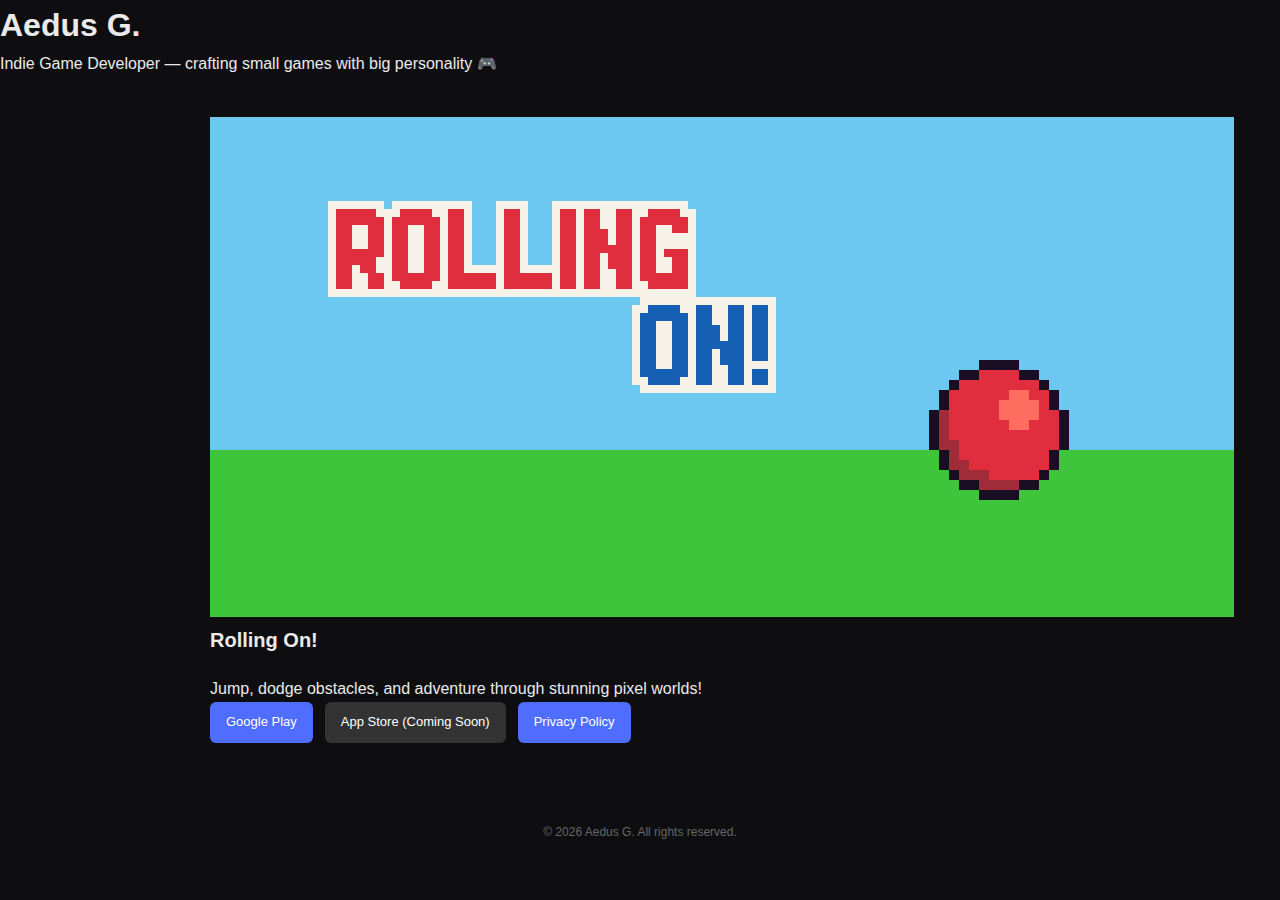
<file: index.html>
<!DOCTYPE html>
<html lang="en">
<head>
  <meta charset="UTF-8" />
  <title>Aedus G. | Indie Game Developer</title>
  <meta name="viewport" content="width=device-width, initial-scale=1.0" />
  <meta name="description" content="Aedus G. | Indie Game Developer" />

  <link rel="stylesheet" href="style.css">
</head>

<body>
  <header>
    <h1>Aedus G.</h1>
    <p>Indie Game Developer — crafting small games with big personality 🎮</p>
  </header>

  <main>
    <section class="game-card">
      <img src="assets/images/rolling-on.png" alt="Rolling On! Feature Graphic">

      <div class="game-content">
        <h2>Rolling On!</h2>
        <p>
          Jump, dodge obstacles, and adventure through stunning pixel worlds!
        </p>

        <div class="buttons">
          <a class="btn primary" href="https://play.google.com/store/apps/details?id=com.aedus_g.rolling_on" target="_blank">
            Google Play
          </a>

          <span class="btn disabled">
            App Store (Coming Soon)
          </span>

          <a class="btn secondary" href="privacy-policies/rolling-on-privacy-policy.html" target="_blank">
            Privacy Policy
          </a>
        </div>
      </div>
    </section>

    <!-- Future games go here -->
  </main>

  <footer>
    © 2026 Aedus G. All rights reserved.
  </footer>
</body>
</html>
</file>
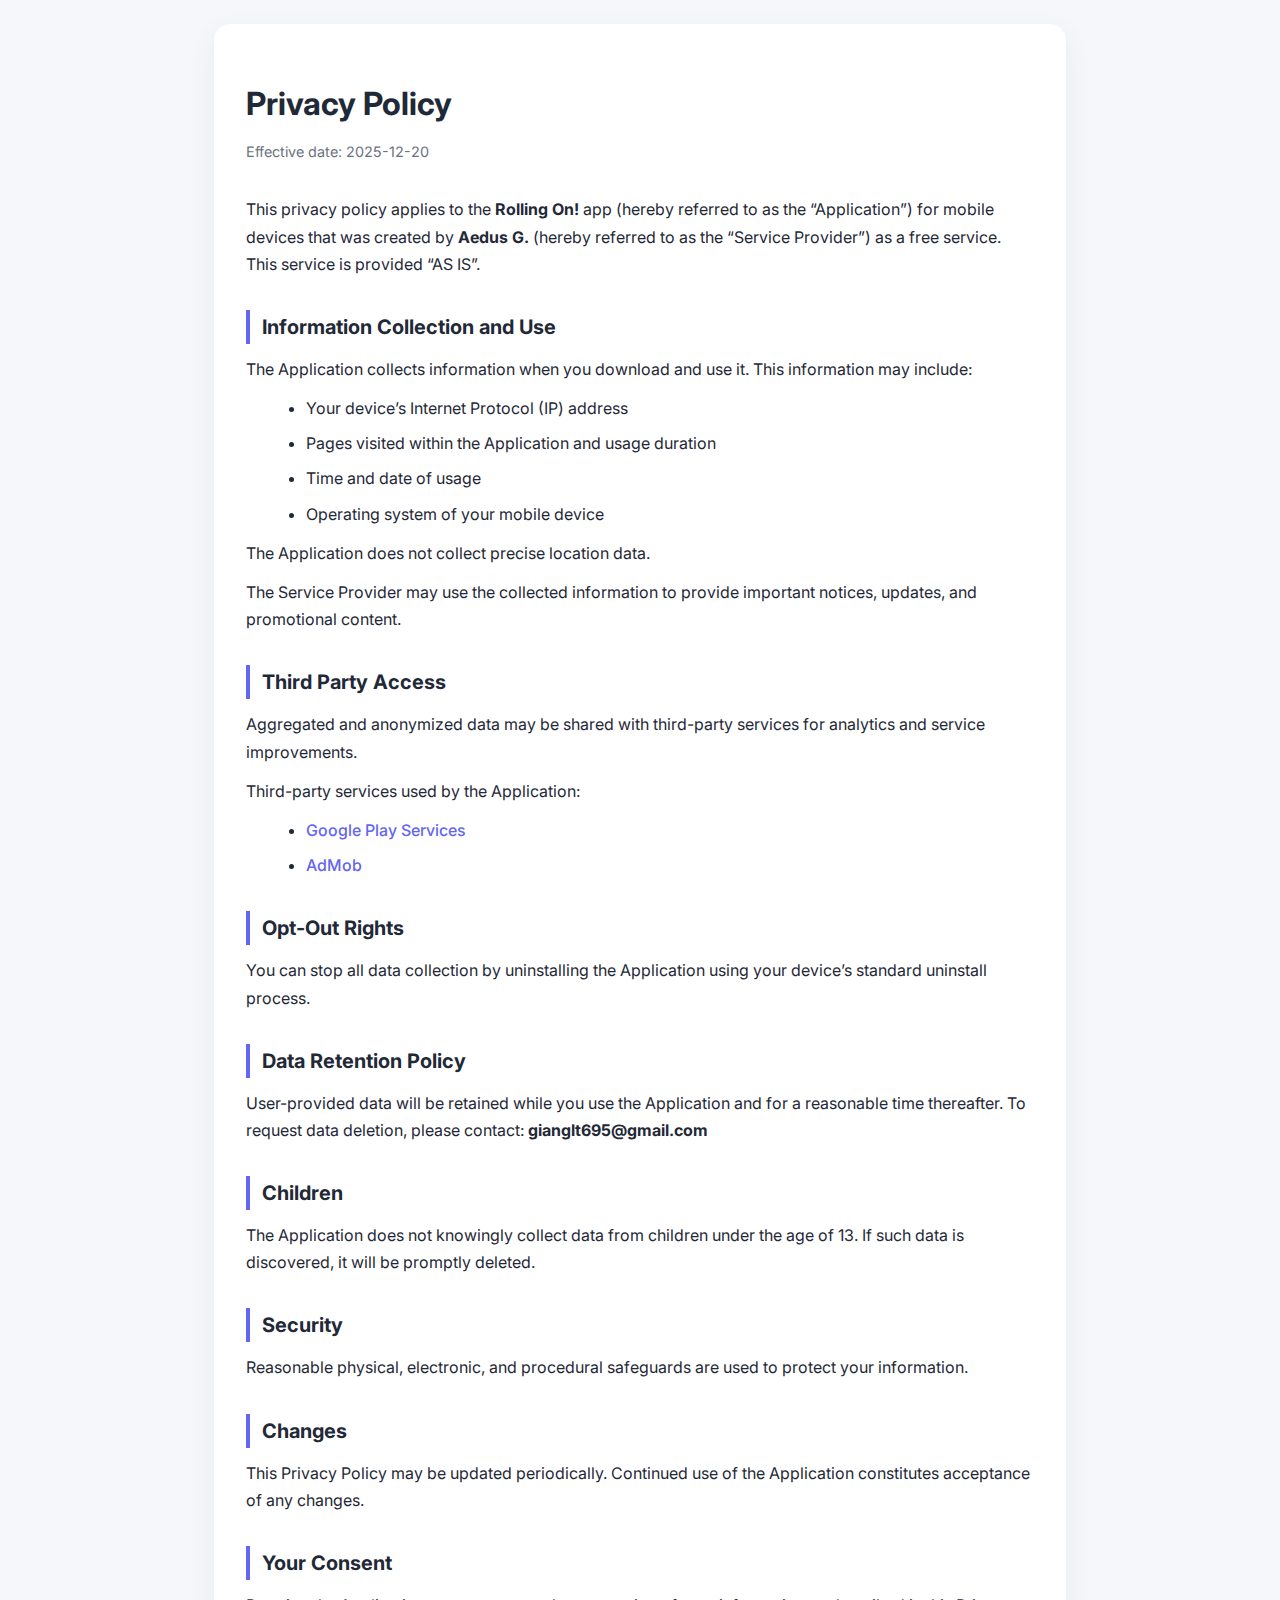
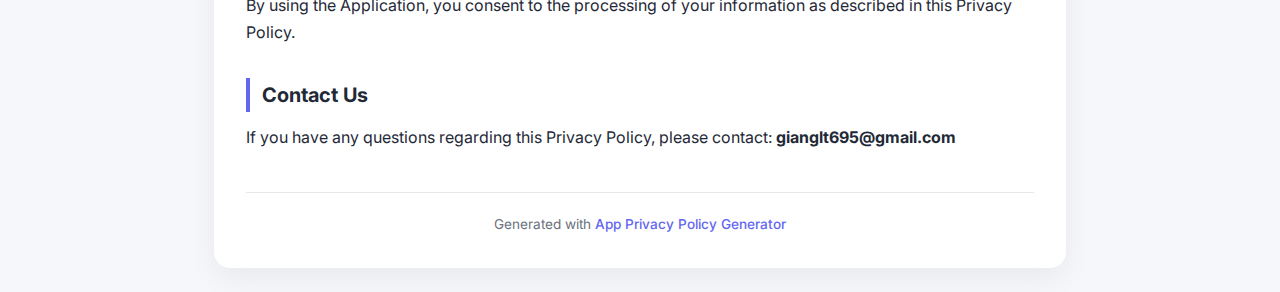
<file: rolling-on-privacy-policy.html>
<!DOCTYPE html>
<html lang="en">
<head>
  <meta charset="utf-8" />
  <meta name="viewport" content="width=device-width, initial-scale=1" />
  <title>Privacy Policy</title>

  <!-- Google Font -->
  <link href="https://fonts.googleapis.com/css2?family=Inter:wght@400;500;600;700&display=swap" rel="stylesheet">

  <style>
    :root {
      --bg: #f5f7fb;
      --card: #ffffff;
      --text: #1f2937;
      --muted: #6b7280;
      --primary: #6366f1;
      --border: #e5e7eb;
    }

    * {
      box-sizing: border-box;
    }

    body {
      margin: 0;
      background: var(--bg);
      font-family: 'Inter', -apple-system, BlinkMacSystemFont, sans-serif;
      color: var(--text);
      line-height: 1.7;
    }

    .container {
      max-width: 900px;
      margin: 0 auto;
      padding: 24px;
    }

    .card {
      background: var(--card);
      border-radius: 16px;
      padding: 32px;
      box-shadow: 0 10px 30px rgba(0, 0, 0, 0.06);
    }

    h1 {
      font-size: 2rem;
      margin-bottom: 8px;
    }

    .updated {
      color: var(--muted);
      font-size: 0.9rem;
      margin-bottom: 32px;
    }

    h2 {
      font-size: 1.25rem;
      margin-top: 32px;
      margin-bottom: 12px;
      padding-left: 12px;
      border-left: 4px solid var(--primary);
    }

    p {
      margin: 12px 0;
    }

    ul {
      margin: 12px 0 12px 20px;
    }

    li {
      margin-bottom: 8px;
    }

    a {
      color: var(--primary);
      text-decoration: none;
      font-weight: 500;
    }

    a:hover {
      text-decoration: underline;
    }

    hr {
      border: none;
      border-top: 1px solid var(--border);
      margin: 40px 0 20px;
    }

    .footer {
      font-size: 0.85rem;
      color: var(--muted);
      text-align: center;
    }

    @media (max-width: 600px) {
      .card {
        padding: 24px 20px;
      }

      h1 {
        font-size: 1.6rem;
      }
    }
  </style>
</head>

<body>
  <div class="container">
    <div class="card">
      <h1>Privacy Policy</h1>
      <div class="updated">Effective date: 2025-12-20</div>

      <p>
        This privacy policy applies to the <strong>Rolling On!</strong> app
        (hereby referred to as the “Application”) for mobile devices that was
        created by <strong>Aedus G.</strong> (hereby referred to as the “Service
        Provider”) as a free service. This service is provided “AS IS”.
      </p>

      <h2>Information Collection and Use</h2>
      <p>
        The Application collects information when you download and use it. This
        information may include:
      </p>
      <ul>
        <li>Your device’s Internet Protocol (IP) address</li>
        <li>Pages visited within the Application and usage duration</li>
        <li>Time and date of usage</li>
        <li>Operating system of your mobile device</li>
      </ul>

      <p>The Application does not collect precise location data.</p>

      <p>
        The Service Provider may use the collected information to provide
        important notices, updates, and promotional content.
      </p>

      <h2>Third Party Access</h2>
      <p>
        Aggregated and anonymized data may be shared with third-party services
        for analytics and service improvements.
      </p>

      <p>Third-party services used by the Application:</p>
      <ul>
        <li>
          <a href="https://www.google.com/policies/privacy/" target="_blank" rel="noopener noreferrer">
            Google Play Services
          </a>
        </li>
        <li>
          <a href="https://support.google.com/admob/answer/6128543?hl=en" target="_blank" rel="noopener noreferrer">
            AdMob
          </a>
        </li>
      </ul>

      <h2>Opt-Out Rights</h2>
      <p>
        You can stop all data collection by uninstalling the Application using
        your device’s standard uninstall process.
      </p>

      <h2>Data Retention Policy</h2>
      <p>
        User-provided data will be retained while you use the Application and
        for a reasonable time thereafter. To request data deletion, please
        contact:
        <strong>gianglt695@gmail.com</strong>
      </p>

      <h2>Children</h2>
      <p>
        The Application does not knowingly collect data from children under the
        age of 13. If such data is discovered, it will be promptly deleted.
      </p>

      <h2>Security</h2>
      <p>
        Reasonable physical, electronic, and procedural safeguards are used to
        protect your information.
      </p>

      <h2>Changes</h2>
      <p>
        This Privacy Policy may be updated periodically. Continued use of the
        Application constitutes acceptance of any changes.
      </p>

      <h2>Your Consent</h2>
      <p>
        By using the Application, you consent to the processing of your
        information as described in this Privacy Policy.
      </p>

      <h2>Contact Us</h2>
      <p>
        If you have any questions regarding this Privacy Policy, please contact:
        <strong>gianglt695@gmail.com</strong>
      </p>

      <hr />

      <div class="footer">
        Generated with
        <a href="https://app-privacy-policy-generator.nisrulz.com/" target="_blank" rel="noopener noreferrer">
          App Privacy Policy Generator
        </a>
      </div>
    </div>
  </div>
</body>
</html>
</file>
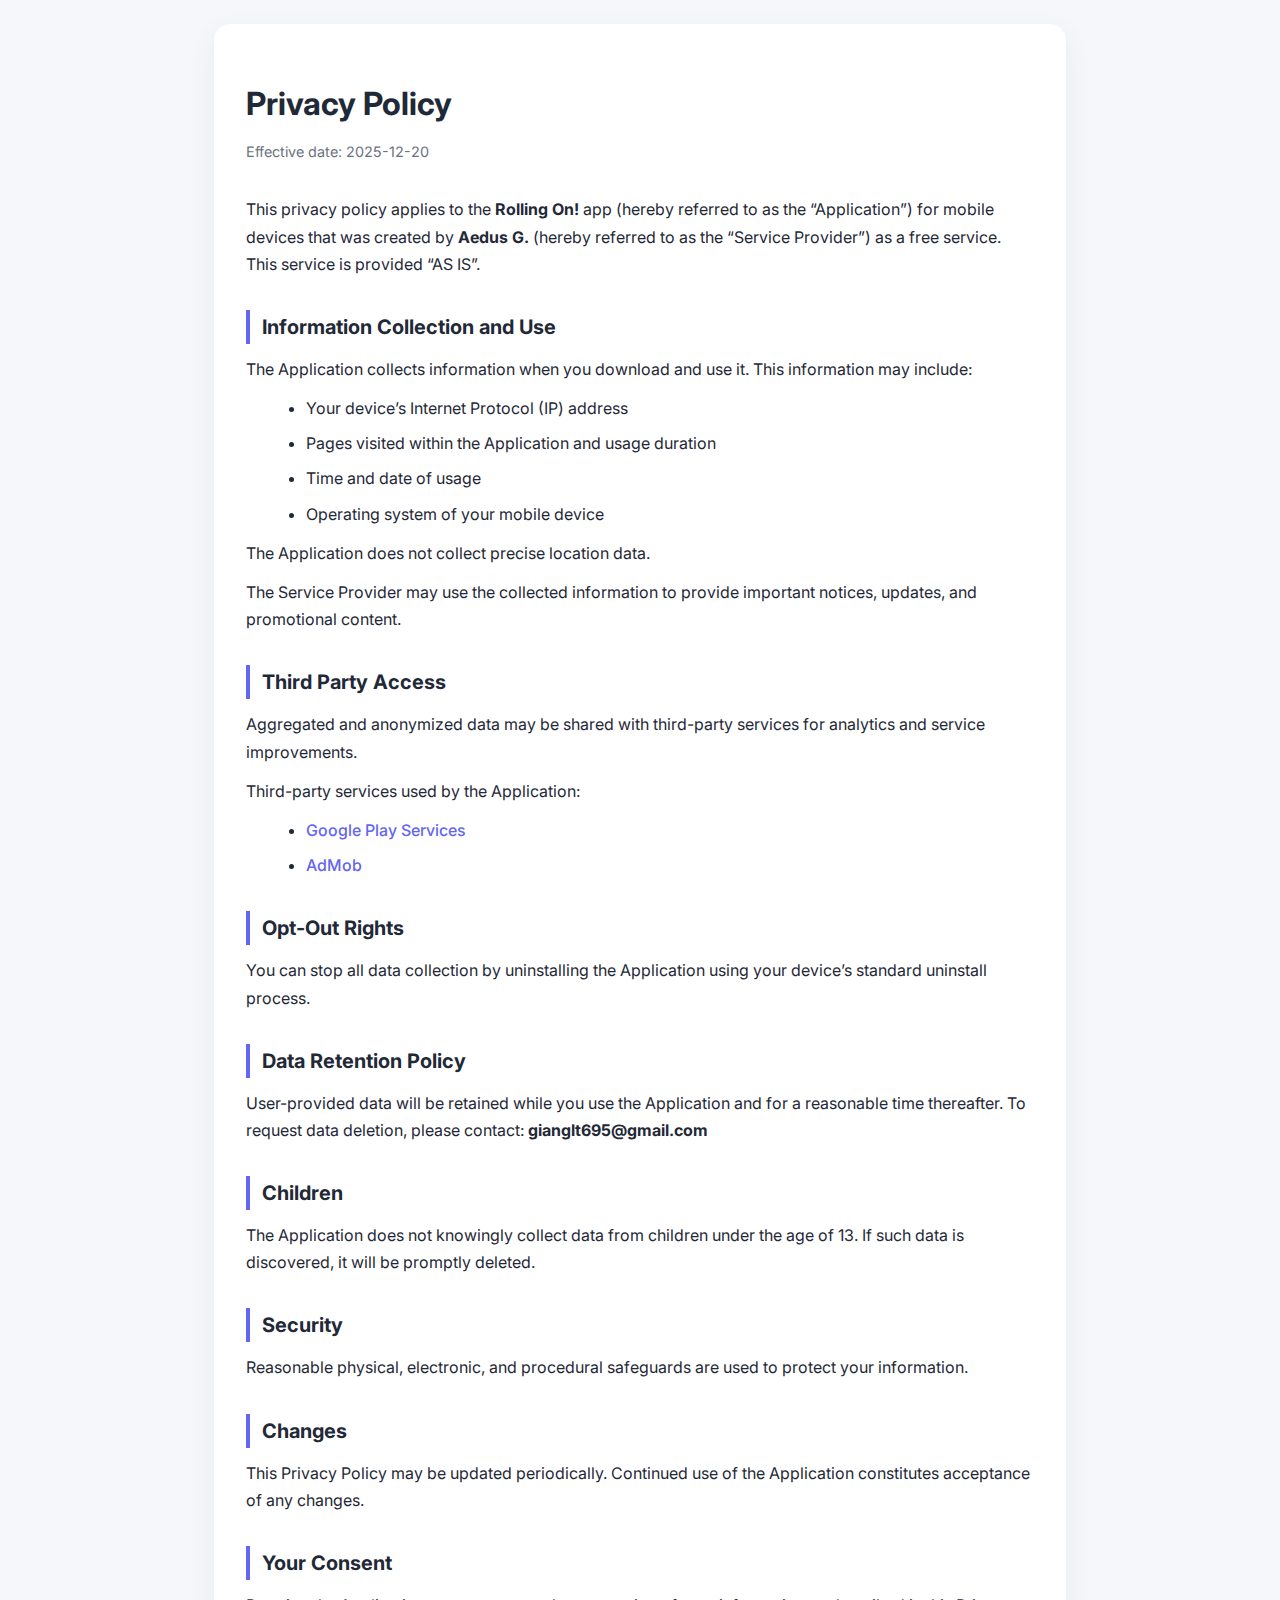
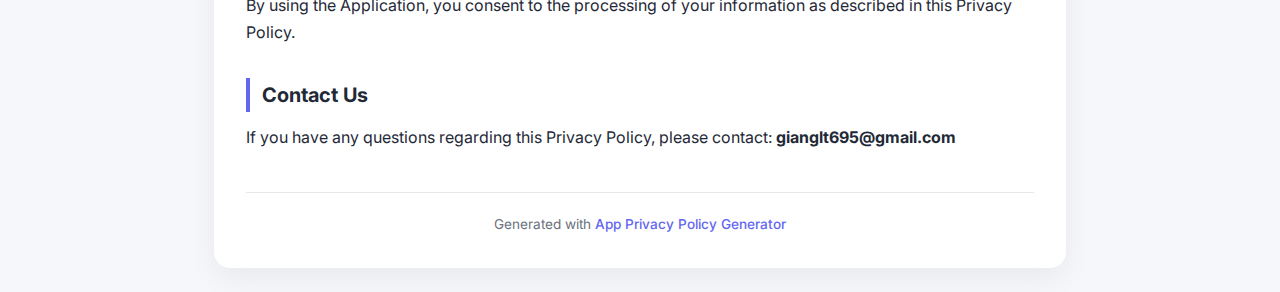
<file: privacy-policies/rolling-on-privacy-policy.html>
<!DOCTYPE html>
<html lang="en">
<head>
  <meta charset="utf-8" />
  <meta name="viewport" content="width=device-width, initial-scale=1" />
  <title>Privacy Policy</title>

  <!-- Google Font -->
  <link href="https://fonts.googleapis.com/css2?family=Inter:wght@400;500;600;700&display=swap" rel="stylesheet">

  <style>
    :root {
      --bg: #f5f7fb;
      --card: #ffffff;
      --text: #1f2937;
      --muted: #6b7280;
      --primary: #6366f1;
      --border: #e5e7eb;
    }

    * {
      box-sizing: border-box;
    }

    body {
      margin: 0;
      background: var(--bg);
      font-family: 'Inter', -apple-system, BlinkMacSystemFont, sans-serif;
      color: var(--text);
      line-height: 1.7;
    }

    .container {
      max-width: 900px;
      margin: 0 auto;
      padding: 24px;
    }

    .card {
      background: var(--card);
      border-radius: 16px;
      padding: 32px;
      box-shadow: 0 10px 30px rgba(0, 0, 0, 0.06);
    }

    h1 {
      font-size: 2rem;
      margin-bottom: 8px;
    }

    .updated {
      color: var(--muted);
      font-size: 0.9rem;
      margin-bottom: 32px;
    }

    h2 {
      font-size: 1.25rem;
      margin-top: 32px;
      margin-bottom: 12px;
      padding-left: 12px;
      border-left: 4px solid var(--primary);
    }

    p {
      margin: 12px 0;
    }

    ul {
      margin: 12px 0 12px 20px;
    }

    li {
      margin-bottom: 8px;
    }

    a {
      color: var(--primary);
      text-decoration: none;
      font-weight: 500;
    }

    a:hover {
      text-decoration: underline;
    }

    hr {
      border: none;
      border-top: 1px solid var(--border);
      margin: 40px 0 20px;
    }

    .footer {
      font-size: 0.85rem;
      color: var(--muted);
      text-align: center;
    }

    @media (max-width: 600px) {
      .card {
        padding: 24px 20px;
      }

      h1 {
        font-size: 1.6rem;
      }
    }
  </style>
</head>

<body>
  <div class="container">
    <div class="card">
      <h1>Privacy Policy</h1>
      <div class="updated">Effective date: 2025-12-20</div>

      <p>
        This privacy policy applies to the <strong>Rolling On!</strong> app
        (hereby referred to as the “Application”) for mobile devices that was
        created by <strong>Aedus G.</strong> (hereby referred to as the “Service
        Provider”) as a free service. This service is provided “AS IS”.
      </p>

      <h2>Information Collection and Use</h2>
      <p>
        The Application collects information when you download and use it. This
        information may include:
      </p>
      <ul>
        <li>Your device’s Internet Protocol (IP) address</li>
        <li>Pages visited within the Application and usage duration</li>
        <li>Time and date of usage</li>
        <li>Operating system of your mobile device</li>
      </ul>

      <p>The Application does not collect precise location data.</p>

      <p>
        The Service Provider may use the collected information to provide
        important notices, updates, and promotional content.
      </p>

      <h2>Third Party Access</h2>
      <p>
        Aggregated and anonymized data may be shared with third-party services
        for analytics and service improvements.
      </p>

      <p>Third-party services used by the Application:</p>
      <ul>
        <li>
          <a href="https://www.google.com/policies/privacy/" target="_blank" rel="noopener noreferrer">
            Google Play Services
          </a>
        </li>
        <li>
          <a href="https://support.google.com/admob/answer/6128543?hl=en" target="_blank" rel="noopener noreferrer">
            AdMob
          </a>
        </li>
      </ul>

      <h2>Opt-Out Rights</h2>
      <p>
        You can stop all data collection by uninstalling the Application using
        your device’s standard uninstall process.
      </p>

      <h2>Data Retention Policy</h2>
      <p>
        User-provided data will be retained while you use the Application and
        for a reasonable time thereafter. To request data deletion, please
        contact:
        <strong>gianglt695@gmail.com</strong>
      </p>

      <h2>Children</h2>
      <p>
        The Application does not knowingly collect data from children under the
        age of 13. If such data is discovered, it will be promptly deleted.
      </p>

      <h2>Security</h2>
      <p>
        Reasonable physical, electronic, and procedural safeguards are used to
        protect your information.
      </p>

      <h2>Changes</h2>
      <p>
        This Privacy Policy may be updated periodically. Continued use of the
        Application constitutes acceptance of any changes.
      </p>

      <h2>Your Consent</h2>
      <p>
        By using the Application, you consent to the processing of your
        information as described in this Privacy Policy.
      </p>

      <h2>Contact Us</h2>
      <p>
        If you have any questions regarding this Privacy Policy, please contact:
        <strong>gianglt695@gmail.com</strong>
      </p>

      <hr />

      <div class="footer">
        Generated with
        <a href="https://app-privacy-policy-generator.nisrulz.com/" target="_blank" rel="noopener noreferrer">
          App Privacy Policy Generator
        </a>
      </div>
    </div>
  </div>
</body>
</html>
</file>
<file: style.css>
* {
	box-sizing: border-box;
	margin: 0;
	padding: 0;
}

body {
	background: #0e0e11;
	color: #eaeaea;
	font-family: 'Inter', sans-serif;
	line-height: 1.6;
}

.hero {
	text-align: center;
	padding: 80px 20px 60px;
}

.hero h1 {
	font-family: 'Press Start 2P', monospace;
	font-size: 28px;
	margin-bottom: 12px;
}

.tagline {
	color: #a0a0a0;
	font-size: 14px;
}

main {
	max-width: 900px;
	margin: 0 auto;
	padding: 40px 20px;
}

.game-card h2 {
	margin-bottom: 20px;
	font-size: 20px;
}

.game-box {
	display: grid;
	grid-template-columns: 1fr 1fr;
	gap: 24px;
	background: #15151c;
	padding: 24px;
	border-radius: 12px;
}

.preview img {
  width: 100%;
  max-width: 420px;
  image-rendering: pixelated;
  border-radius: 12px;
  box-shadow: 0 8px 20px rgba(0,0,0,0.35);
}

.game-info h3 {
	margin-bottom: 10px;
	font-size: 18px;
}

.game-info p {
	color: #bcbcbc;
	font-size: 14px;
	margin-bottom: 20px;
}

.buttons {
	display: flex;
	gap: 12px;
}

.btn {
	padding: 10px 16px;
	background: #4f6dff;
	color: #fff;
	text-decoration: none;
	border-radius: 6px;
	font-size: 13px;
	transition: 0.2s;
}

.btn:hover {
	background: #6d85ff;
}

.play-btn {
  display: inline-block;
  margin-top: 16px;
  padding: 12px 20px;
  background: linear-gradient(135deg, #4A9FF5, #9B6BFF);
  color: #fff;
  text-decoration: none;
  font-weight: 600;
  border-radius: 12px;
  box-shadow: 0 6px 18px rgba(0,0,0,0.35);
  transition: transform 0.15s ease, box-shadow 0.15s ease;
}

.play-btn:hover {
  transform: translateY(-2px);
  box-shadow: 0 10px 24px rgba(0,0,0,0.45);
}

.play-btn.disabled {
	background: linear-gradient(135deg, #444, #666);
	cursor: not-allowed;
	pointer-events: none;
	opacity: 0.75;
}

.play-btn .soon {
	font-size: 11px;
	font-weight: 400;
	opacity: 0.85;
	margin-left: 4px;
}

.btn.outline {
	background: transparent;
	border: 1px solid #4f6dff;
}

.btn.disabled {
	background: #333;
	pointer-events: none;
}

footer {
	text-align: center;
	padding: 40px 20px;
	color: #666;
	font-size: 12px;
}

/* Mobile */
@media (max-width: 768px) {
	.game-box {
		grid-template-columns: 1fr;
	}
}
</file>
